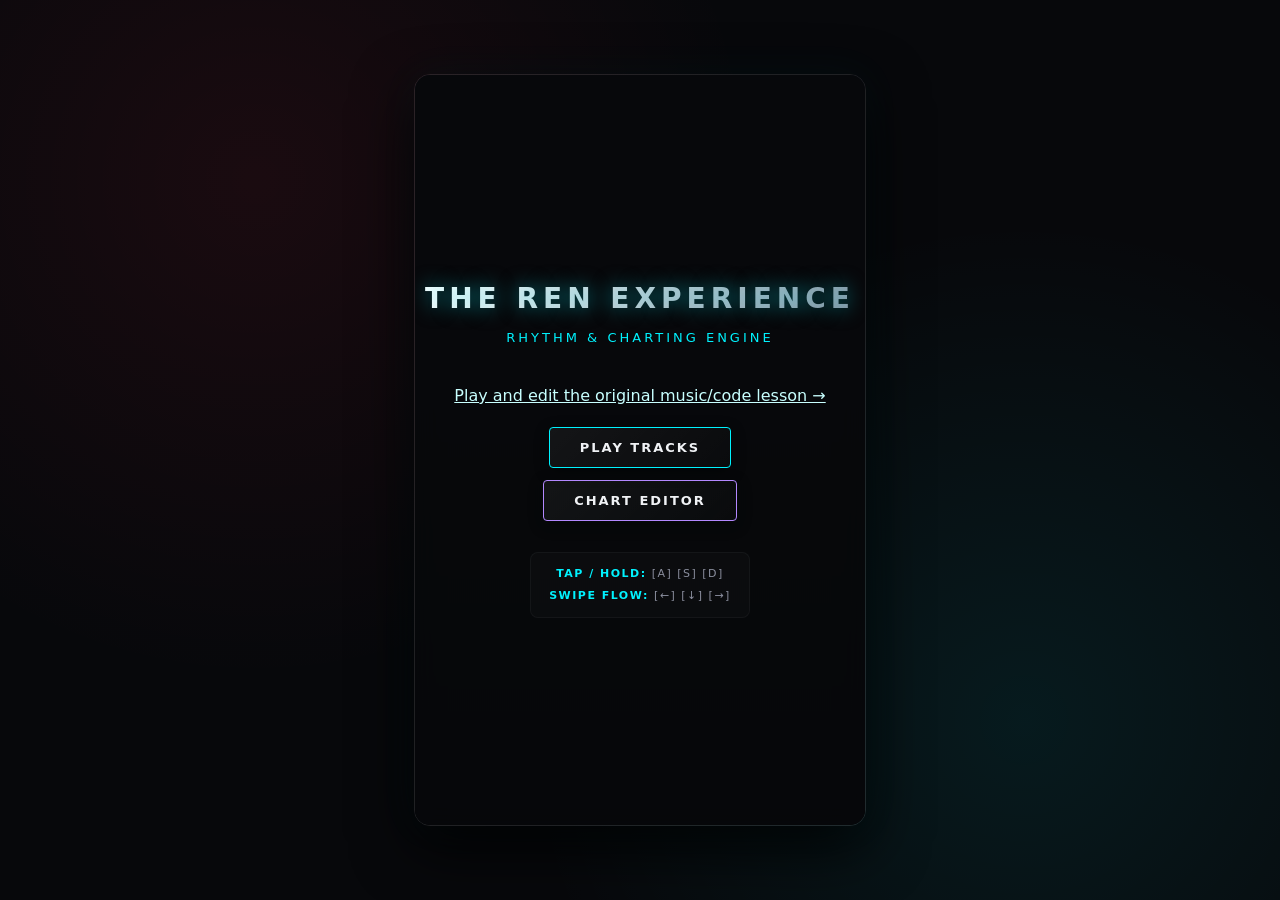
<file: index.html>
<!DOCTYPE html>
<html lang="en">
<head>
    <meta charset="UTF-8">
    <meta name="viewport" content="width=device-width, initial-scale=1.0">
    <title>The REN Experience - Engine & Chart Editor</title>
    
    
    
    
    
    
    <meta property="og:image:width" content="1280">
    <meta property="og:image:height" content="640">
    <meta property="og:image:alt" content="The REN Experience rhythm-game project artwork">
    
    
    <style>
        :root {
            --bg-dark: #07080b;
            --bg-panel: rgba(18, 20, 28, 0.85);
            --text-main: #f0f2f5;
            --text-muted: #8b8f9e;
            --accent-crimson: #ff2e4d;
            --accent-cyan: #00f2fe;
            --accent-purple: #b388ff;
            --accent-gold: #ffbe0b;
            --border-subtle: rgba(255, 255, 255, 0.1);
            --glow-crimson: rgba(255, 46, 77, 0.5);
            --glow-cyan: rgba(0, 242, 254, 0.5);
            --glow-gold: rgba(255, 190, 11, 0.5);
        }

        body {
            background-color: var(--bg-dark);
            background-image: 
                radial-gradient(circle at 20% 20%, rgba(255, 46, 77, 0.08) 0%, transparent 40%),
                radial-gradient(circle at 80% 80%, rgba(0, 242, 254, 0.08) 0%, transparent 40%);
            color: var(--text-main);
            font-family: 'Segoe UI', system-ui, -apple-system, sans-serif;
            text-align: center;
            margin: 0;
            padding: 0;
            overflow: hidden;
            user-select: none;
            display: flex;
            justify-content: center;
            align-items: center;
            min-height: 100vh;
        }

        #gameContainer {
            position: relative;
            width: min(450px, calc(100vw - 24px), calc((100vh - 24px) * 0.6));
            aspect-ratio: 3 / 5;
            height: auto;
            max-height: calc(100vh - 24px);
            border-radius: 16px;
            overflow: hidden;
            box-shadow: 0 20px 60px rgba(0, 0, 0, 0.9), 0 0 40px rgba(0, 242, 254, 0.05);
            border: 1px solid var(--border-subtle);
        }

        #gameCanvas {
            background: linear-gradient(180deg, #0d0f17 0%, #050608 100%);
            margin: 0 auto;
            display: block;
            width: 100%;
            height: 100%;
            touch-action: none;
        }
        
        .overlay {
            position: absolute;
            top: 0;
            left: 0;
            width: 100%;
            height: 100%;
            background: rgba(7, 8, 11, 0.88);
            backdrop-filter: blur(12px);
            -webkit-backdrop-filter: blur(12px);
            display: flex;
            flex-direction: column;
            justify-content: center;
            align-items: center;
            z-index: 10;
        }
        
        .hidden { display: none !important; }

        h1 { 
            color: var(--text-main); 
            font-size: 28px; 
            text-transform: uppercase; 
            letter-spacing: 5px;
            margin: 0 0 4px 0;
            font-weight: 900;
            text-shadow: 0 0 20px var(--glow-cyan);
            background: linear-gradient(135deg, #fff 0%, #8b8f9e 100%);
            -webkit-background-clip: text;
            -webkit-text-fill-color: transparent;
        }

        h2 { 
            color: var(--accent-cyan); 
            font-size: 13px; 
            margin-bottom: 25px; 
            font-weight: 500; 
            letter-spacing: 3px; 
            text-transform: uppercase;
        }

        .btn {
            background: linear-gradient(135deg, rgba(255,255,255,0.05) 0%, rgba(255,255,255,0.01) 100%);
            color: var(--text-main);
            border: 1px solid var(--accent-cyan);
            padding: 12px 30px;
            font-size: 13px;
            font-weight: 700;
            font-family: inherit;
            cursor: pointer;
            margin: 6px;
            text-transform: uppercase;
            letter-spacing: 2px;
            transition: all 0.25s cubic-bezier(0.4, 0, 0.2, 1);
            border-radius: 4px;
            box-shadow: 0 4px 15px rgba(0,0,0,0.3);
        }

        .btn:hover { 
            background: var(--accent-cyan); 
            color: var(--bg-dark); 
            box-shadow: 0 0 25px var(--glow-cyan);
            transform: translateY(-2px);
        }

        .btn.danger { border-color: var(--accent-crimson); }
        .btn.danger:hover { 
            background: var(--accent-crimson); 
            color: var(--text-main);
            box-shadow: 0 0 25px var(--glow-crimson);
        }

        .btn.purple { border-color: var(--accent-purple); }
        .btn.purple:hover { 
            background: var(--accent-purple); 
            color: var(--bg-dark);
            box-shadow: 0 0 25px rgba(179, 136, 255, 0.6);
        }

        .song-card {
            border: 1px solid var(--border-subtle);
            padding: 14px 18px;
            margin: 6px 0;
            cursor: pointer;
            width: 300px;
            background: var(--bg-panel);
            transition: all 0.25s ease;
            border-radius: 8px;
            text-align: left;
            display: flex;
            justify-content: space-between;
            align-items: center;
        }

        .song-card:hover { 
            border-color: var(--accent-cyan); 
            background: rgba(0, 242, 254, 0.08);
            transform: translateX(3px);
        }

        .song-card h3 { color: var(--text-main); margin: 0 0 4px 0; font-size: 15px; font-weight: 700; }
        .song-card p { margin: 0; color: var(--text-muted); font-size: 11px; letter-spacing: 1px; }

        #pauseBtn {
            position: absolute;
            top: 20px;
            right: 20px;
            z-index: 5;
            background: rgba(18, 20, 28, 0.6);
            border: 1px solid var(--border-subtle);
            color: var(--text-muted);
            padding: 6px 14px;
            cursor: pointer;
            font-family: inherit;
            font-size: 11px;
            letter-spacing: 1.5px;
            font-weight: 700;
            border-radius: 20px;
            backdrop-filter: blur(4px);
        }

        .controls { 
            color: var(--text-muted); 
            font-size: 11px; 
            margin-top: 25px; 
            line-height: 2; 
            letter-spacing: 1.5px;
            background: rgba(255, 255, 255, 0.02);
            padding: 10px 18px;
            border-radius: 8px;
            border: 1px solid rgba(255, 255, 255, 0.04);
        }

        .controls span { color: var(--accent-cyan); font-weight: 700; }

        #hud { 
            position: absolute; 
            top: 20px; 
            left: 20px; 
            pointer-events: none; 
            z-index: 4; 
            text-align: left; 
        }

        #scoreDisplay { font-size: 26px; color: var(--text-main); font-weight: 800; }
        #comboDisplay { font-size: 14px; color: var(--accent-gold); height: 20px; font-weight: 700; text-transform: uppercase; }

        /* Charting Editor HUD overlay */
        #editorOverlay {
            position: absolute;
            bottom: 10px;
            left: 10px;
            right: 10px;
            z-index: 20;
            background: var(--bg-panel);
            border: 1px solid var(--border-subtle);
            padding: 12px;
            border-radius: 8px;
            display: flex;
            flex-direction: column;
            gap: 8px;
            font-size: 12px;
        }

        .editor-row { display: flex; justify-content: space-between; align-items: center; }
        textarea#exportArea {
            width: 95%;
            height: 80px;
            background: #000;
            color: var(--accent-cyan);
            border: 1px solid var(--border-subtle);
            font-family: monospace;
            font-size: 10px;
            resize: none;
            margin-top: 5px;
        }
    </style>

<link rel="canonical" href="https://ibloud.github.io/ren-tap-tap-revenge/">
<meta name="description" content="A fan-made rhythm-game engine and chart editor concept inspired by Ren&#x27;s music.">
<meta property="og:title" content="The REN Experience - Engine &amp; Chart Editor">
<meta property="og:description" content="A fan-made rhythm-game engine and chart editor concept inspired by Ren&#x27;s music.">
<meta property="og:url" content="https://ibloud.github.io/ren-tap-tap-revenge/">
<meta property="og:type" content="website">
<meta property="og:site_name" content="The REN Experience">
<meta name="twitter:card" content="summary_large_image">
<meta name="twitter:title" content="The REN Experience - Engine &amp; Chart Editor">
<meta name="twitter:description" content="A fan-made rhythm-game engine and chart editor concept inspired by Ren&#x27;s music.">
<meta property="og:image" content="https://ibloud.github.io/ren-tap-tap-revenge/assets/social-preview.png">
<meta name="twitter:image" content="https://ibloud.github.io/ren-tap-tap-revenge/assets/social-preview.png">
<script type="application/ld+json">{"@context": "https://schema.org", "@type": "WebPage", "name": "The REN Experience - Engine & Chart Editor", "url": "https://ibloud.github.io/ren-tap-tap-revenge/", "description": "A fan-made rhythm-game engine and chart editor concept inspired by Ren's music."}</script>
</head>
<body>

    <div id="gameContainer">
        <div id="hud" class="hidden">
            <div id="scoreDisplay">0</div>
            <div id="comboDisplay"></div>
        </div>
        <button id="pauseBtn" class="hidden">PAUSE</button>

        <canvas id="gameCanvas" width="450" height="750"></canvas>

        <div id="mainMenu" class="overlay">
            <h1>The REN Experience</h1>
            <h2>Rhythm & Charting Engine</h2>
            <p><a href="lesson.html" style="color:#c8ffff">Play and edit the original music/code lesson →</a></p>
            <button class="btn" onclick="showSongSelect('play')">Play Tracks</button>
            <button class="btn purple" onclick="showSongSelect('edit')">Chart Editor</button>
            <div class="controls">
                <span>TAP / HOLD:</span> [A] [S] [D]<br>
                <span>SWIPE FLOW:</span> [←] [↓] [→]
            </div>
        </div>

        <div id="songSelect" class="overlay hidden">
            <h1 id="selectTitle">Select Track</h1>
            <h2 id="selectSubtitle">Choose Track to Play</h2>
            
            <div class="song-card" onclick="selectTrack('chalk')">
                <div>
                    <h3>Chalk Outlines</h3>
                    <p>ACOUSTIC / SLOW</p>
                </div>
                <button class="btn" style="padding: 6px 12px; font-size: 10px;">SELECT</button>
            </div>
            
            <div class="song-card" onclick="selectTrack('money')">
                <div>
                    <h3>Money Game Pt 2</h3>
                    <p>HIP-HOP / MID</p>
                </div>
                <button class="btn" style="padding: 6px 12px; font-size: 10px;">SELECT</button>
            </div>
            
            <button class="btn danger" style="margin-top: 20px;" onclick="showMainMenu()">Back</button>
        </div>

        <div id="pauseMenu" class="overlay hidden">
            <h1>Paused</h1>
            <h2>Take a Breath</h2>
            <button class="btn" onclick="resumeGame()">Resume</button>
            <button class="btn danger" onclick="quitToMenu()">Quit</button>
        </div>

        <div id="resultsMenu" class="overlay hidden">
            <h1>Track Complete</h1>
            <h2 id="resultsSongName"></h2>
            <div style="font-size: 11px; color: var(--text-muted); letter-spacing: 2px; margin-bottom: 4px;">FINAL SCORE</div>
            <h2 id="finalScore" style="color: var(--text-main); font-size: 36px; font-weight: 900; margin-bottom: 25px;">0</h2>
            <button class="btn" onclick="showSongSelect('play')">Play Again</button>
            <button class="btn danger" onclick="showMainMenu()">Main Menu</button>
        </div>

        <div id="editorOverlay" class="hidden">
            <div class="editor-row">
                <span>REC TYPE: <b id="noteTypeDisplay" style="color:var(--accent-cyan)">TAP</b></span>
                <span>TIME: <b id="editorTimer">0.00s</b></span>
            </div>
            <div class="editor-row">
                <button class="btn" style="padding:4px 8px; font-size:10px;" onclick="toggleEditorNoteType()">Type [T]</button>
                <button class="btn purple" style="padding:4px 8px; font-size:10px;" onclick="exportBeatmap()">Export JSON</button>
                <button class="btn danger" style="padding:4px 8px; font-size:10px;" onclick="quitToMenu()">Exit</button>
            </div>
            <textarea id="exportArea" readonly placeholder="Exported chart JSON will render here..."></textarea>
        </div>
    </div>

    <script>
        // --- Polyfill for roundRect to prevent browser crashes ---
        if (!CanvasRenderingContext2D.prototype.roundRect) {
            CanvasRenderingContext2D.prototype.roundRect = function(x, y, w, h, r) {
                if (w < 2 * r) r = w / 2;
                if (h < 2 * r) r = h / 2;
                this.beginPath();
                this.moveTo(x + r, y);
                this.arcTo(x + w, y, x + w, y + h, r);
                this.arcTo(x + w, y + h, x, y + h, r);
                this.arcTo(x, y + h, x, y, r);
                this.arcTo(x, y, x + w, y, r);
                this.closePath();
                return this;
            };
        }

        const canvas = document.getElementById('gameCanvas');
        const ctx = canvas.getContext('2d');
        
        const laneWidth = canvas.width / 3;
        const hitLineY = canvas.height - 110;
        const TRAVEL_TIME = 1.8; // Time in seconds for a note to fall from top to hit line

        // Built-in Deterministic Beatmaps (Time in Seconds)
        const songBeatmaps = {
            chalk: [
                { time: 3.0, lane: 0, type: 'tap' },
                { time: 3.8, lane: 1, type: 'tap' },
                { time: 4.5, lane: 2, type: 'hold', duration: 1.2 },
                { time: 6.2, lane: 0, type: 'swipe' },
                { time: 7.0, lane: 1, type: 'tap' },
                { time: 7.8, lane: 2, type: 'swipe' },
                { time: 8.5, lane: 1, type: 'hold', duration: 1.5 }
            ],
            money: [
                { time: 2.8, lane: 1, type: 'tap' },
                { time: 3.4, lane: 2, type: 'swipe' },
                { time: 4.0, lane: 0, type: 'tap' },
                { time: 4.8, lane: 1, type: 'hold', duration: 1.0 },
                { time: 6.0, lane: 2, type: 'swipe' }
            ]
        };

        // Engine State Variables
        let gameState = 'MENU';
        let targetMode = 'play';
        let activeSongKey = 'chalk';
        let score = 0;
        let combo = 0;
        let notes = [];
        let particles = [];
        let hitFeedbacks = [];
        let activeBeatmapQueue = [];
        let recordedChart = [];
        let recordNoteType = 'tap';
        let gameEnding = false;
        
        let currentSongName = "";
        let audioStartTime = 0;
        let pauseStartTime = 0;
        let totalPausedTime = 0;
        let screenShakeTimer = 0;

        // Audio Synthesizer
        let audioCtx = null;

        function initAudio() {
            if (!audioCtx) {
                audioCtx = new (window.AudioContext || window.webkitAudioContext)();
            }
        }

        function playHitSound() {
            if (!audioCtx) return;
            let osc = audioCtx.createOscillator();
            let gain = audioCtx.createGain();
            osc.connect(gain);
            gain.connect(audioCtx.destination);
            osc.frequency.value = 300 + Math.random() * 100;
            osc.type = 'triangle';
            gain.gain.setValueAtTime(0.1, audioCtx.currentTime);
            gain.gain.exponentialRampToValueAtTime(0.001, audioCtx.currentTime + 0.1);
            osc.start();
            osc.stop(audioCtx.currentTime + 0.1);
        }

        function getAudioTime() {
            if (gameState === 'PLAYING' || gameState === 'EDITING') {
                return (performance.now() - audioStartTime - totalPausedTime) / 1000;
            }
            return 0;
        }

        // Lanes Configuration
        const lanes = [
            { color: '#ff2e4d', glow: 'rgba(255, 46, 77, 0.4)', tapKey: 'a', swipeKey: 'arrowleft', keyPressed: false }, 
            { color: '#00f2fe', glow: 'rgba(0, 242, 254, 0.4)', tapKey: 's', swipeKey: 'arrowdown', keyPressed: false }, 
            { color: '#ffbe0b', glow: 'rgba(255, 190, 11, 0.4)', tapKey: 'd', swipeKey: 'arrowright', keyPressed: false }
        ];

        const laneXPositions = [0, laneWidth, laneWidth * 2];

        function triggerScreenShake(duration = 8) {
            screenShakeTimer = duration;
        }

        function createParticles(x, y, color) {
            for (let i = 0; i < 10; i++) {
                particles.push({
                    x: x, y: y,
                    vx: (Math.random() - 0.5) * 8,
                    vy: (Math.random() - 0.5) * 8,
                    radius: Math.random() * 3 + 2,
                    color: color, alpha: 1,
                    life: 0.9 + Math.random() * 0.05
                });
            }
        }

        function triggerHitFeedback(text, laneIndex, color) {
            hitFeedbacks.push({
                text: text,
                x: laneXPositions[laneIndex] + laneWidth / 2,
                y: hitLineY - 20,
                alpha: 1,
                color: color
            });
        }

        // Beatmap Spawning Engine
        function updateBeatmapSpawner(currentTimeSeconds) {
            while (activeBeatmapQueue.length > 0 && activeBeatmapQueue[0].time <= currentTimeSeconds + TRAVEL_TIME) {
                let noteData = activeBeatmapQueue.shift();
                notes.push({
                    lane: noteData.lane,
                    x: laneXPositions[noteData.lane],
                    hitTime: noteData.time, // Exact time it should be hit
                    width: laneWidth,
                    height: 24,
                    type: noteData.type,
                    hit: false,
                    missed: false,
                    holding: false,
                    holdStarted: false,
                    duration: noteData.duration ? noteData.duration : 0
                });
            }
        }

        // Flow Navigation
        function showMainMenu() {
            hideAllOverlays();
            document.getElementById('mainMenu').classList.remove('hidden');
            gameState = 'MENU';
        }
        
        function showSongSelect(mode) {
            targetMode = mode;
            hideAllOverlays();
            document.getElementById('songSelect').classList.remove('hidden');
            document.getElementById('selectTitle').innerText = mode === 'edit' ? "Chart Editor" : "Select Track";
            document.getElementById('selectSubtitle').innerText = mode === 'edit' ? "Choose Track to Chart" : "Choose Track to Play";
            gameState = 'MENU';
        }

        function selectTrack(key) {
            initAudio();
            activeSongKey = key;
            currentSongName = key === 'chalk' ? 'Chalk Outlines' : 'Money Game Pt 2';
            
            if (targetMode === 'edit') {
                startChartEditor();
            } else {
                startPlayGame();
            }
        }
        
        function startPlayGame() {
            score = 0;
            combo = 0;
            notes = [];
            particles = [];
            hitFeedbacks = [];
            gameEnding = false;
            totalPausedTime = 0;
            activeBeatmapQueue = JSON.parse(JSON.stringify(songBeatmaps[activeSongKey]));
            
            hideAllOverlays();
            document.getElementById('hud').classList.remove('hidden');
            document.getElementById('pauseBtn').classList.remove('hidden');
            
            audioStartTime = performance.now();
            gameState = 'PLAYING';
            updateUI();
        }

        function startChartEditor() {
            notes = [];
            recordedChart = [];
            totalPausedTime = 0;
            hideAllOverlays();
            document.getElementById('editorOverlay').classList.remove('hidden');
            
            audioStartTime = performance.now();
            gameState = 'EDITING';
        }

        function toggleEditorNoteType() {
            const types = ['tap', 'hold', 'swipe'];
            let idx = (types.indexOf(recordNoteType) + 1) % types.length;
            recordNoteType = types[idx];
            document.getElementById('noteTypeDisplay').innerText = recordNoteType.toUpperCase();
        }

        function recordEditorNote(laneIndex) {
            if (gameState !== 'EDITING') return;
            let timeStamp = parseFloat(getAudioTime().toFixed(2));
            let noteObj = { time: timeStamp, lane: laneIndex, type: recordNoteType };
            if (recordNoteType === 'hold') noteObj.duration = 1.0;
            
            recordedChart.push(noteObj);
            triggerHitFeedback('RECORDED', laneIndex, '#b388ff');
            createParticles(laneXPositions[laneIndex] + laneWidth / 2, hitLineY, '#b388ff');
            playHitSound();
        }

        function exportBeatmap() {
            let jsonString = JSON.stringify(recordedChart, null, 2);
            document.getElementById('exportArea').value = jsonString;
        }
        
        function pauseGame() {
            if (gameState !== 'PLAYING') return;
            gameState = 'PAUSED';
            pauseStartTime = performance.now();
            hideAllOverlays();
            document.getElementById('pauseMenu').classList.remove('hidden');
        }
        
        function resumeGame() {
            if (gameState !== 'PAUSED') return;
            totalPausedTime += performance.now() - pauseStartTime;
            gameState = 'PLAYING';
            hideAllOverlays();
        }
        
        function quitToMenu() {
            gameState = 'MENU';
            document.getElementById('hud').classList.add('hidden');
            document.getElementById('pauseBtn').classList.add('hidden');
            document.getElementById('editorOverlay').classList.add('hidden');
            showSongSelect(targetMode);
        }
        
        function endGame() {
            gameState = 'MENU';
            gameEnding = false;
            document.getElementById('hud').classList.add('hidden');
            document.getElementById('pauseBtn').classList.add('hidden');
            document.getElementById('resultsSongName').innerText = currentSongName;
            document.getElementById('finalScore').innerText = score.toLocaleString();
            hideAllOverlays();
            document.getElementById('resultsMenu').classList.remove('hidden');
        }

        function hideAllOverlays() {
            document.querySelectorAll('.overlay').forEach(el => el.classList.add('hidden'));
            document.getElementById('editorOverlay').classList.add('hidden');
        }

        document.getElementById('pauseBtn').addEventListener('click', pauseGame);

        // Pointer/touch controls. The playfield maps directly to the three lanes,
        // while a horizontal swipe can trigger the adjacent lane's swipe note.
        let pointerStart = null;
        function getLaneFromPointer(event) {
            const rect = canvas.getBoundingClientRect();
            const x = event.clientX - rect.left;
            return Math.max(0, Math.min(lanes.length - 1, Math.floor((x / rect.width) * lanes.length)));
        }
        canvas.addEventListener('pointerdown', (event) => {
            if (gameState !== 'PLAYING') return;
            event.preventDefault();
            canvas.setPointerCapture?.(event.pointerId);
            pointerStart = { x: event.clientX, y: event.clientY, lane: getLaneFromPointer(event) };
            lanes[pointerStart.lane].keyPressed = true;
            checkHit(pointerStart.lane, 'tap');
        });
        canvas.addEventListener('pointerup', (event) => {
            if (gameState !== 'PLAYING' || !pointerStart) return;
            event.preventDefault();
            const start = pointerStart;
            const endLane = getLaneFromPointer(event);
            const dx = event.clientX - start.x;
            const dy = event.clientY - start.y;
            const distance = Math.hypot(dx, dy);
            lanes[start.lane].keyPressed = false;
            if (distance >= 24) {
                const swipeLane = Math.abs(dx) >= Math.abs(dy)
                    ? Math.max(0, Math.min(lanes.length - 1, start.lane + (dx > 0 ? 1 : -1)))
                    : endLane;
                checkHit(swipeLane, 'swipe');
            }
            pointerStart = null;
        });
        canvas.addEventListener('pointercancel', () => {
            if (pointerStart) lanes[pointerStart.lane].keyPressed = false;
            pointerStart = null;
        });

        // Controls & Input Listener
        document.addEventListener('keydown', (e) => {
            let key = e.key.toLowerCase();

            if (gameState === 'EDITING') {
                if (key === 't') toggleEditorNoteType();
                if (key === 'a') recordEditorNote(0);
                if (key === 's') recordEditorNote(1);
                if (key === 'd') recordEditorNote(2);
                return;
            }

            if (gameState !== 'PLAYING') return;
            
            for (let i = 0; i < lanes.length; i++) {
                if (key === lanes[i].tapKey && !lanes[i].keyPressed) {
                    lanes[i].keyPressed = true;
                    checkHit(i, 'tap');
                }
                if (key === lanes[i].swipeKey) {
                    checkHit(i, 'swipe');
                }
            }
            if (e.key === 'Escape') pauseGame();
        });

        document.addEventListener('keyup', (e) => {
            let key = e.key.toLowerCase();
            for (let i = 0; i < lanes.length; i++) {
                if (key === lanes[i].tapKey) {
                    lanes[i].keyPressed = false;
                    for (let n of notes) {
                        if (n.lane === i && n.type === 'hold' && n.holding) {
                            let tailEndHitTime = n.hitTime + n.duration;
                            const releaseTime = getAudioTime();
                            // Tail completion wins at the boundary; only an early release misses.
                            if (releaseTime < tailEndHitTime) {
                                n.missed = true;
                                combo = 0;
                                triggerHitFeedback('MISS', i, '#ff2e4d');
                                triggerScreenShake(10);
                                updateUI();
                            } else if (!n.hit) {
                                n.hit = true;
                                registerHit(i, 0);
                            }
                            n.holding = false;
                        }
                    }
                }
            }
        });

        function checkHit(laneIndex, inputType) {
            let currentTime = getAudioTime();
            for (let i = 0; i < notes.length; i++) {
                let n = notes[i];
                if (n.lane === laneIndex && !n.hit && !n.missed) {
                    // Check if we are tapping within 0.5 seconds of the target hit time
                    let timeDiff = Math.abs(currentTime - n.hitTime);
                    if (timeDiff < 0.5) {
                        if (inputType === 'tap' && (n.type === 'tap' || n.type === 'hold')) {
                            if (n.type === 'hold') {
                                if (n.holding || n.holdStarted) return;
                                n.holding = true;
                                n.holdStarted = true;
                                playHitSound();
                            } else {
                                n.hit = true;
                                registerHit(laneIndex, timeDiff);
                            }
                            return;
                        }
                        if (inputType === 'swipe' && n.type === 'swipe') {
                            n.hit = true;
                            registerHit(laneIndex, timeDiff);
                            return;
                        }
                    }
                }
            }
        }

        function registerHit(laneIndex, timeDiff) {
            let evalText = 'PERFECT';
            let color = '#00f2fe';
            let baseScore = 100;

            if (timeDiff > 0.2) {
                evalText = 'GREAT';
                color = '#ffbe0b';
                baseScore = 50;
            }

            createParticles(laneXPositions[laneIndex] + laneWidth / 2, hitLineY, lanes[laneIndex].color);
            triggerHitFeedback(evalText, laneIndex, color);
            addScore(baseScore);
            playHitSound();
        }

        function addScore(points = 100) {
            combo++;
            score += points * (1 + Math.floor(combo / 10) * 0.5);
            updateUI();
        }

        function updateUI() {
            document.getElementById('scoreDisplay').innerText = score.toLocaleString();
            document.getElementById('comboDisplay').innerText = combo > 1 ? combo + " COMBO" : "";
        }

        // Master Game & Rendering Loop
        function update() {
            let currentTime = getAudioTime();

            if (gameState === 'EDITING') {
                document.getElementById('editorTimer').innerText = currentTime.toFixed(2) + "s";
            }

            if (gameState === 'PLAYING') {
                updateBeatmapSpawner(currentTime);
                if (activeBeatmapQueue.length === 0 && notes.length === 0 && !gameEnding) {
                    gameEnding = true;
                    setTimeout(endGame, 1000);
                }
            }

            ctx.clearRect(0, 0, canvas.width, canvas.height);

            // Apply Screen Shake Matrix
            ctx.save();
            if (screenShakeTimer > 0) {
                let dx = (Math.random() - 0.5) * 8;
                let dy = (Math.random() - 0.5) * 8;
                ctx.translate(dx, dy);
                screenShakeTimer--;
            }

            // Draw Lanes & Target Tracks
            for (let i = 0; i < lanes.length; i++) {
                let x = laneXPositions[i];

                ctx.strokeStyle = 'rgba(255, 255, 255, 0.05)';
                ctx.lineWidth = 1;
                ctx.beginPath();
                ctx.moveTo(x, 0); ctx.lineTo(x, canvas.height);
                ctx.stroke();

                if (lanes[i].keyPressed) {
                    let grad = ctx.createLinearGradient(0, hitLineY - 150, 0, hitLineY + 50);
                    grad.addColorStop(0, 'transparent');
                    grad.addColorStop(1, lanes[i].glow);
                    ctx.fillStyle = grad;
                    ctx.fillRect(x, hitLineY - 150, laneWidth, 200);
                }

                ctx.beginPath();
                ctx.arc(x + laneWidth / 2, hitLineY, 26, 0, 2 * Math.PI);
                ctx.lineWidth = lanes[i].keyPressed ? 4 : 2;
                ctx.strokeStyle = lanes[i].keyPressed ? lanes[i].color : 'rgba(255, 255, 255, 0.2)';
                ctx.stroke();
            }

            // Hit Target Line
            ctx.strokeStyle = 'rgba(255, 255, 255, 0.15)';
            ctx.lineWidth = 2;
            ctx.beginPath();
            ctx.moveTo(0, hitLineY); ctx.lineTo(canvas.width, hitLineY);
            ctx.stroke();

            // Notes Processing Loop
            for (let i = notes.length - 1; i >= 0; i--) {
                let n = notes[i];
                
                // Calculate exact Y position based on Song Time (Framerate Independent!)
                let timeUntilHit = n.hitTime - currentTime;
                n.y = hitLineY - (timeUntilHit / TRAVEL_TIME) * (hitLineY + 40);

                let currentLane = lanes[n.lane];
                let currentX = laneXPositions[n.lane];

                // Hold Note Logic
                if (n.holding) {
                    let tailEndHitTime = n.hitTime + n.duration;
                    if (currentTime >= tailEndHitTime) {
                        n.hit = true;
                        n.holding = false;
                        registerHit(n.lane, 0);
                    } else {
                        if (Math.random() > 0.7) {
                            createParticles(currentX + laneWidth / 2, hitLineY, currentLane.color);
                        }
                    }
                }

                if (!n.hit && !n.missed) {
                    ctx.shadowColor = currentLane.color;
                    ctx.shadowBlur = 10;

                    if (n.type === 'tap') {
                        ctx.fillStyle = currentLane.color;
                        ctx.beginPath();
                        ctx.roundRect(currentX + 18, n.y, n.width - 36, n.height, 12);
                        ctx.fill();
                    } 
                    else if (n.type === 'swipe') {
                        ctx.fillStyle = '#b388ff';
                        let cx = currentX + laneWidth / 2;
                        let cy = n.y + n.height / 2;
                        ctx.beginPath();
                        ctx.moveTo(cx - 25, cy);
                        ctx.lineTo(cx + 5, cy - 10);
                        ctx.lineTo(cx + 5, cy + 10);
                        ctx.closePath();
                        ctx.fill();
                    } 
                    else if (n.type === 'hold') {
                        let tailEndHitTime = n.hitTime + n.duration;
                        let tailY = hitLineY - ((tailEndHitTime - currentTime) / TRAVEL_TIME) * (hitLineY + 40);
                        
                        let tailHeight = n.y - tailY;
                        if (tailHeight > 0) {
                            let trailGrad = ctx.createLinearGradient(0, tailY, 0, n.y);
                            trailGrad.addColorStop(0, 'transparent');
                            trailGrad.addColorStop(1, currentLane.color + '66');
                            ctx.fillStyle = trailGrad;
                            ctx.fillRect(currentX + 28, tailY, n.width - 56, tailHeight);
                        }

                        ctx.fillStyle = currentLane.color;
                        ctx.beginPath();
                        ctx.roundRect(currentX + 18, n.y, n.width - 36, n.height, 12);
                        ctx.fill();
                    }
                    ctx.shadowBlur = 0;
                }

                // Miss Bounds
                if (n.y > canvas.height + 20 && !n.hit && !n.missed) {
                    n.missed = true;
                    combo = 0;
                    triggerHitFeedback('MISS', n.lane, '#ff2e4d');
                    triggerScreenShake(10);
                    updateUI();
                }

                if (n.hit || n.missed) {
                    notes.splice(i, 1);
                }
            }

            // Render Particle Engine
            for (let i = particles.length - 1; i >= 0; i--) {
                let p = particles[i];
                p.x += p.vx; p.y += p.vy; p.alpha *= p.life;
                ctx.save();
                ctx.globalAlpha = p.alpha;
                ctx.fillStyle = p.color;
                ctx.beginPath();
                ctx.arc(p.x, p.y, p.radius, 0, Math.PI * 2);
                ctx.fill();
                ctx.restore();
                if (p.alpha < 0.05) particles.splice(i, 1);
            }

            // Render Text Feedbacks
            for (let i = hitFeedbacks.length - 1; i >= 0; i--) {
                let h = hitFeedbacks[i];
                h.y -= 1; h.alpha -= 0.03;
                ctx.save();
                ctx.globalAlpha = Math.max(0, h.alpha);
                ctx.font = '900 15px system-ui';
                ctx.fillStyle = h.color;
                ctx.textAlign = 'center';
                ctx.fillText(h.text, h.x, h.y);
                ctx.restore();
                if (h.alpha <= 0) hitFeedbacks.splice(i, 1);
            }

            ctx.restore();
        }

        function gameLoop() {
            if (gameState === 'PLAYING' || gameState === 'EDITING') {
                update();
            }
            requestAnimationFrame(gameLoop);
        }

        // Launch Engine
        showMainMenu();
        requestAnimationFrame(gameLoop);
    </script>
</body>
</html>
</file>
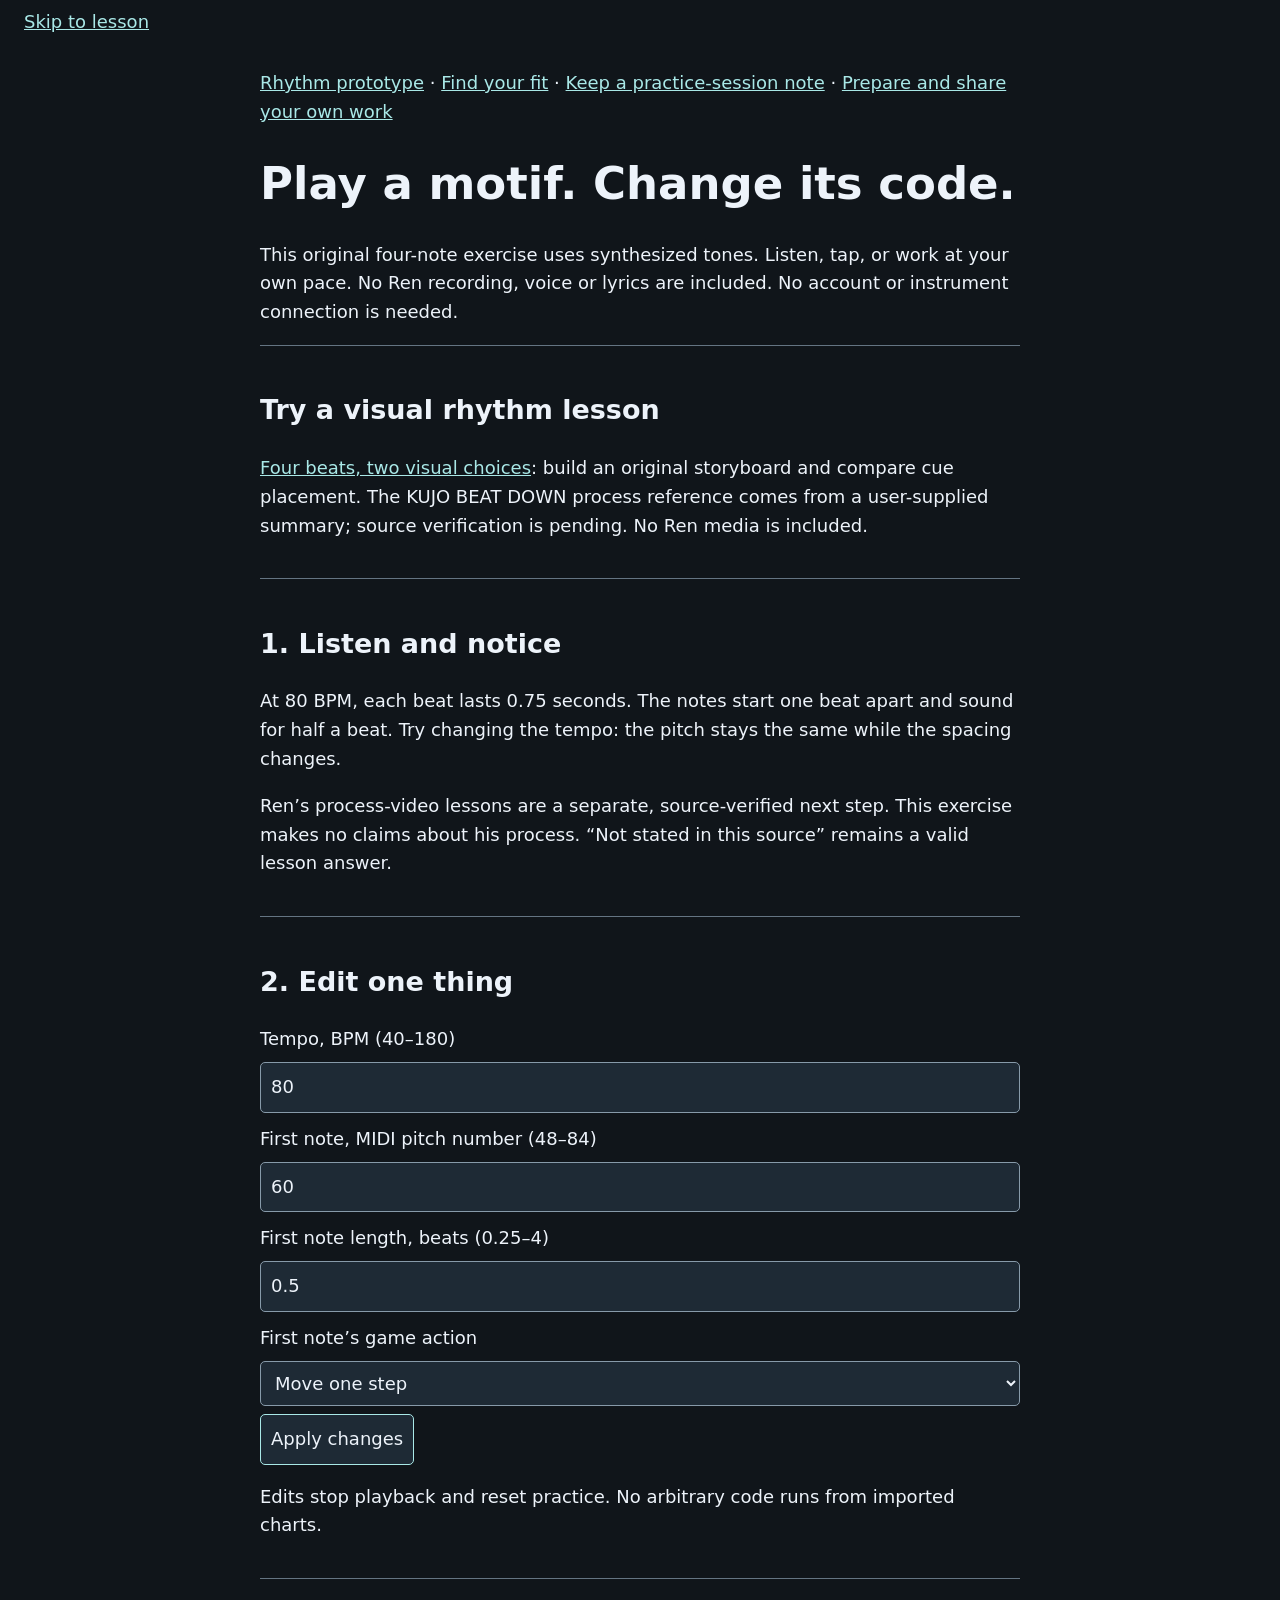
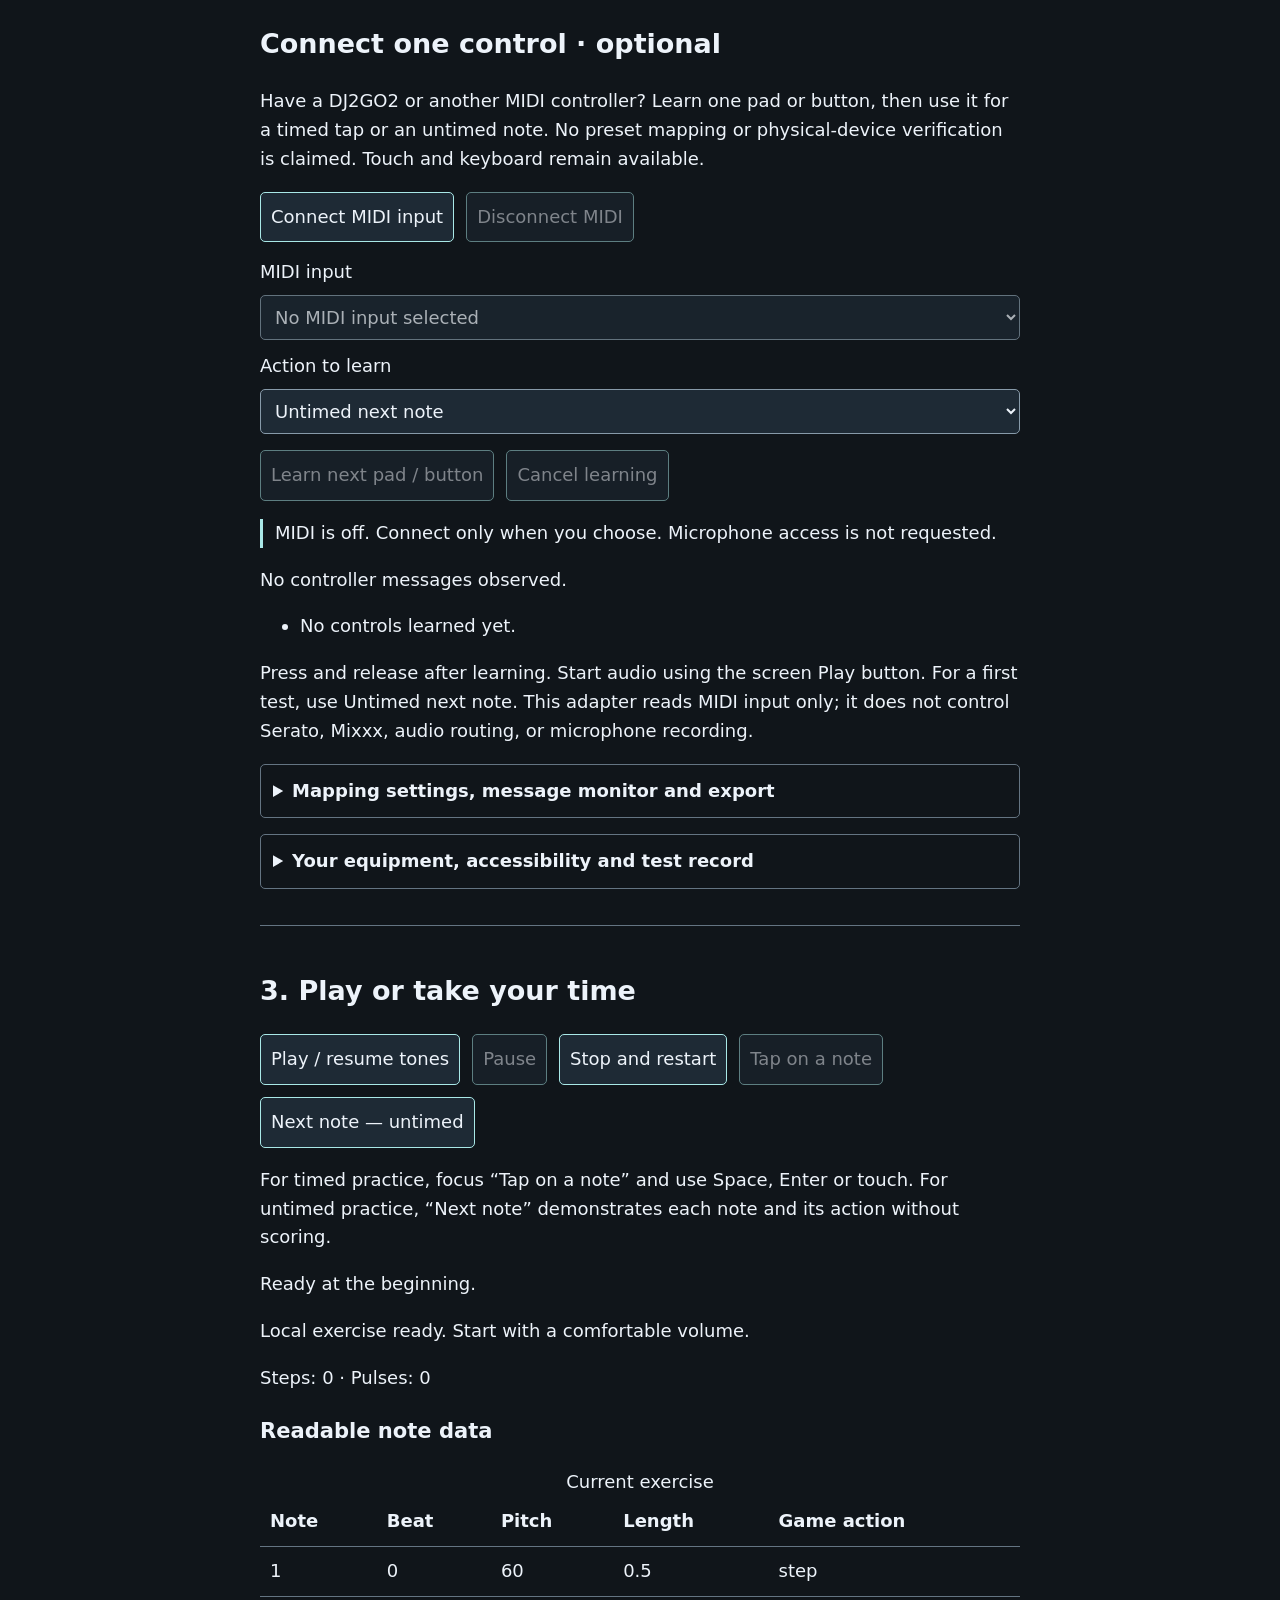
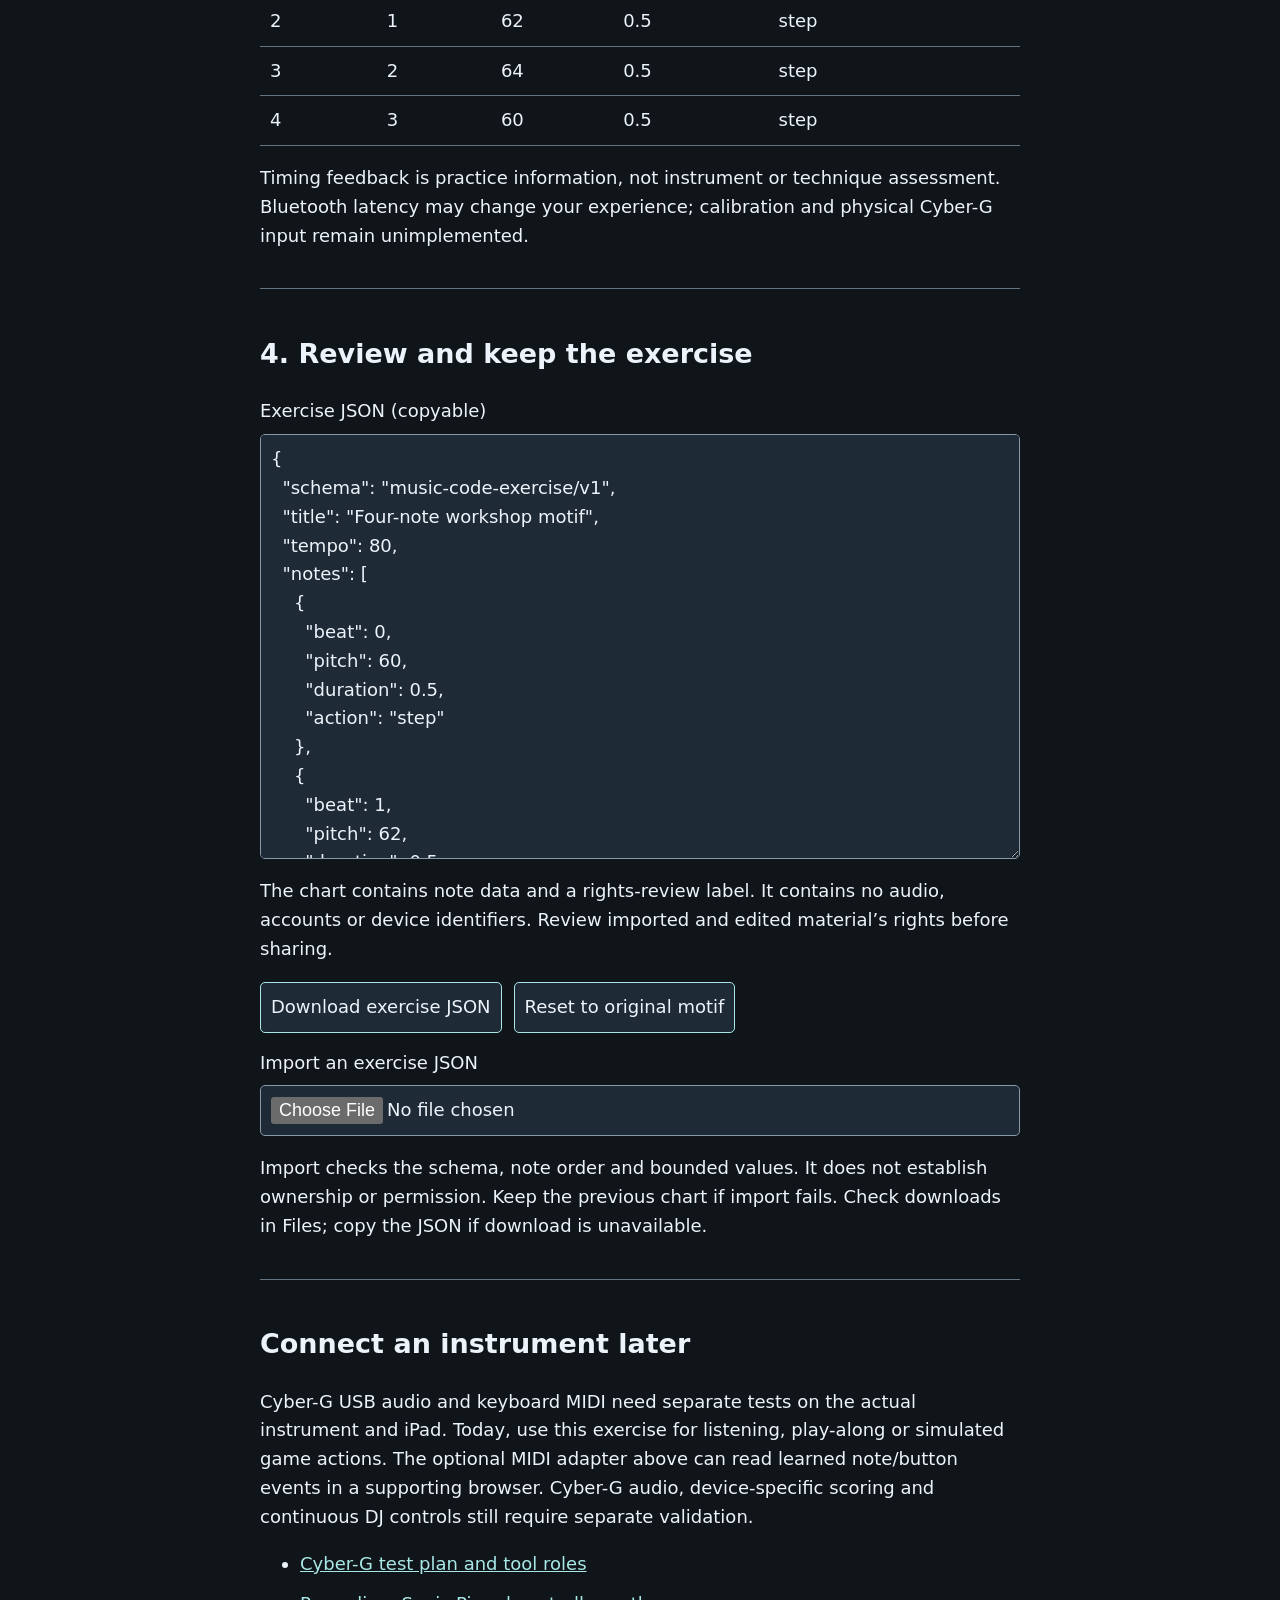
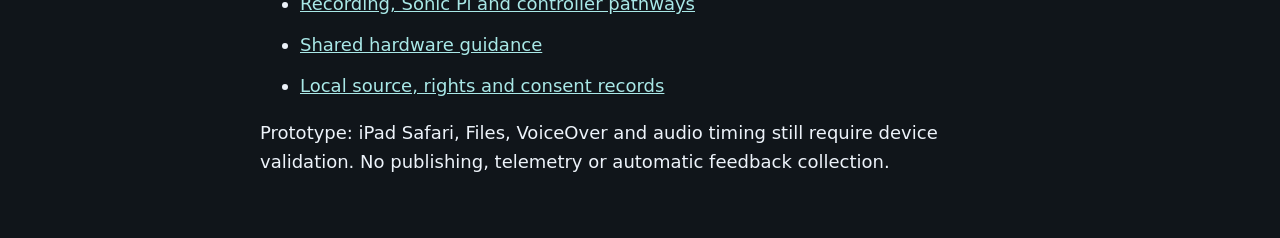
<file: lesson.html>
<!doctype html><html lang="en"><head><meta charset="utf-8"><meta name="viewport" content="width=device-width,initial-scale=1"><title>Music, code and games — original exercise</title><link rel="stylesheet" href="lesson.css">
<link rel="canonical" href="https://ibloud.github.io/ren-tap-tap-revenge/lesson.html">
<meta name="description" content="This original four-note exercise uses synthesized tones. Listen, tap, or work at your own pace. No Ren recording, voice or lyrics are included. No account or instrument connection is needed.">
<meta property="og:title" content="Music, code and games — original exercise">
<meta property="og:description" content="This original four-note exercise uses synthesized tones. Listen, tap, or work at your own pace. No Ren recording, voice or lyrics are included. No account or instrument connection is needed.">
<meta property="og:url" content="https://ibloud.github.io/ren-tap-tap-revenge/lesson.html">
<meta property="og:type" content="website">
<meta property="og:site_name" content="The REN Experience">
<meta name="twitter:card" content="summary">
<meta name="twitter:title" content="Music, code and games — original exercise">
<meta name="twitter:description" content="This original four-note exercise uses synthesized tones. Listen, tap, or work at your own pace. No Ren recording, voice or lyrics are included. No account or instrument connection is needed.">
<script type="application/ld+json">{"@context": "https://schema.org", "@type": "WebPage", "name": "Music, code and games — original exercise", "url": "https://ibloud.github.io/ren-tap-tap-revenge/lesson.html", "description": "This original four-note exercise uses synthesized tones. Listen, tap, or work at your own pace. No Ren recording, voice or lyrics are included. No account or instrument connection is needed."}</script>
<script type="application/ld+json" id="site-breadcrumbs">{"@context":"https://schema.org","@type":"BreadcrumbList","itemListElement":[{"@type":"ListItem","position":1,"name":"The REN Experience","item":"https://ibloud.github.io/ren-tap-tap-revenge/"},{"@type":"ListItem","position":2,"name":"Music, code and games","item":"https://ibloud.github.io/ren-tap-tap-revenge/lesson.html"}]}</script>
</head><body>
<a href="#lesson">Skip to lesson</a><main id="lesson"><nav aria-label="Learning navigation"><a href="index.html">Rhythm prototype</a> · <a href="https://ibloud.github.io/tarantula-clone-hero/">Find your fit</a> · <a href="https://ibloud.github.io/pixie-creator-os/session.html">Keep a practice-session note</a> · <a href="https://ibloud.github.io/pixie-creator-os/">Prepare and share your own work</a></nav>
<h1>Play a motif. Change its code.</h1><p>This original four-note exercise uses synthesized tones. Listen, tap, or work at your own pace. No Ren recording, voice or lyrics are included. No account or instrument connection is needed.</p>
<section id="visual-study"><h2>Try a visual rhythm lesson</h2><p><a href="visual-lesson.html">Four beats, two visual choices</a>: build an original storyboard and compare cue placement. The KUJO BEAT DOWN process reference comes from a user-supplied summary; source verification is pending. No Ren media is included.</p></section>
<section><h2>1. Listen and notice</h2><p>At 80 BPM, each beat lasts 0.75 seconds. The notes start one beat apart and sound for half a beat. Try changing the tempo: the pitch stays the same while the spacing changes.</p><p>Ren’s process-video lessons are a separate, source-verified next step. This exercise makes no claims about his process. “Not stated in this source” remains a valid lesson answer.</p></section>
<section><h2>2. Edit one thing</h2><form id="edit"><label for="tempo">Tempo, BPM (40–180)</label><input id="tempo" type="number" min="40" max="180" value="80" required><label for="pitch">First note, MIDI pitch number (48–84)</label><input id="pitch" type="number" min="48" max="84" value="60" step="1" required><label for="duration">First note length, beats (0.25–4)</label><input id="duration" type="number" min="0.25" max="4" step="0.25" value="0.5" required><label for="action">First note’s game action</label><select id="action"><option value="step">Move one step</option><option value="pulse">Count a pulse</option></select><button type="submit">Apply changes</button></form><p>Edits stop playback and reset practice. No arbitrary code runs from imported charts.</p></section>
<section id="controller" aria-labelledby="controller-heading"><h2 id="controller-heading">Connect one control · optional</h2><p>Have a DJ2GO2 or another MIDI controller? Learn one pad or button, then use it for a timed tap or an untimed note. No preset mapping or physical-device verification is claimed. Touch and keyboard remain available.</p><div class="actions"><button id="midi-connect" type="button">Connect MIDI input</button><button id="midi-disconnect" type="button" disabled>Disconnect MIDI</button></div><label for="midi-input">MIDI input</label><select id="midi-input" disabled><option value="">No MIDI input selected</option></select><label for="midi-action">Action to learn</label><select id="midi-action"><option value="next">Untimed next note</option><option value="tap">Timed tap</option></select><div class="actions"><button id="midi-learn" type="button" disabled>Learn next pad / button</button><button id="midi-cancel" type="button" disabled>Cancel learning</button></div><p id="midi-status" role="status" aria-live="polite">MIDI is off. Connect only when you choose. Microphone access is not requested.</p><p id="midi-last">No controller messages observed.</p><ul id="midi-bindings"></ul><p>Press and release after learning. Start audio using the screen Play button. For a first test, use Untimed next note. This adapter reads MIDI input only; it does not control Serato, Mixxx, audio routing, or microphone recording.</p>
<details><summary>Mapping settings, message monitor and export</summary><label for="midi-threshold">CC press threshold, 1–127 (default 64)</label><input id="midi-threshold" type="number" min="1" max="127" step="1" value="64"><p>For button-style CC messages, crossing this threshold counts as a press; dropping below it releases. Notes use Note On/Off. Jog-wheel relative values and continuous fader control require their own future mappings.</p><ol id="midi-events" aria-label="Last eight input messages"></ol><div class="actions"><button id="midi-clear" type="button">Clear mappings</button><button id="midi-export" type="button">Download mapping JSON</button></div><label for="midi-import">Import a mapping JSON</label><input id="midi-import" type="file" accept=".json,application/json"><p>Mappings stay in this tab until you export. Import replaces mappings only after validation. No device names, IDs, recordings or credentials are included in the mapping.</p></details>
<details><summary>Your equipment, accessibility and test record</summary><p>DJ2GO2: game input. Tula: record your own voice or instrument in a chosen recording app, then export an audio file. Shure 215: listening/monitoring; verify whether your cable is wired or wireless. AirPods Pro 3: optional wireless listening, with its Apple accessibility settings kept under your control.</p><p>For AirPods, check Headphone Accommodations under Settings → Accessibility → Audio &amp; Visual, headphone audio levels, Mono Audio/balance, and your preferred listening mode. Apple also offers AirPods press speed, press-and-hold duration and tone-volume adjustments; stem controls are not game inputs here. Apple’s Hearing Assistance/Media Assist settings can override Headphone Accommodations; consult the linked Apple guide for your OS. Live Listen is an optional Apple microphone route, not a Tula or game integration. No hearing profile, audiogram, sensor or health data is read here.</p><p><a href="https://support.apple.com/en-us/102663">Apple headphone audio settings</a> · <a href="https://support.apple.com/en-us/102479">Live Listen and audio levels</a> · <a href="https://github.com/ibloud/tarantula-clone-hero/blob/main/docs/CONTROLLER-LAB.md">Equipment and physical-device test guide</a></p><p>Keep the listening route consistent within a timed test. Bluetooth, audio processing and device switching can affect what you hear; this exercise has no automatic latency correction. Untimed practice is always available.</p><label for="output-route">Listening route used in this test (manual)</label><select id="output-route"><option value="not-recorded">Not recorded</option><option value="shure-wired">Shure wired connection</option><option value="shure-wireless">Shure wireless connection</option><option value="airpods-pro-3">AirPods Pro 3</option><option value="speakers">Speakers</option><option value="other">Other</option></select><label for="physical-result">Physical test result (reported by you)</label><select id="physical-result"><option value="not-tested">Not tested</option><option value="observed-input">Input messages observed</option><option value="untimed-action-worked">Untimed action worked</option><option value="timed-action-worked">Timed action worked</option><option value="needs-investigation">Needs investigation</option></select><label for="midi-notes">Test notes, optional (1000 characters)</label><textarea id="midi-notes" rows="3" maxlength="1000" placeholder="Host/OS/browser, pad mode, press/release values, and next test. Leave personal or hearing-health information out."></textarea><label for="midi-report">Exact test record preview</label><textarea id="midi-report" readonly rows="9"></textarea><button id="midi-test-export" type="button">Download this test record</button><p>This is a manual test record, not hardware certification. Review the preview before sharing. No automatic save or upload occurs.</p><p><a href="https://ibloud.github.io/pixie-creator-os/session.html#equipment-practice" target="_blank" rel="noopener noreferrer">Keep your next step in Creator OS</a>. Select a Tula recording separately in Creator OS; JSON test records are not audio files or PIXIE draft files.</p></details></section>
<section><h2>3. Play or take your time</h2><div class="actions"><button id="play" type="button">Play / resume tones</button><button id="pause" type="button" disabled>Pause</button><button id="stop" type="button">Stop and restart</button><button id="tap" type="button" disabled>Tap on a note</button><button id="next" type="button">Next note — untimed</button></div><p>For timed practice, focus “Tap on a note” and use Space, Enter or touch. For untimed practice, “Next note” demonstrates each note and its action without scoring.</p><p id="position">Ready at the beginning.</p><p id="status" role="status">Local exercise ready. Start with a comfortable volume.</p><p id="game-state">Steps: 0 · Pulses: 0</p><h3>Readable note data</h3><div class="table-wrap"><table><caption>Current exercise</caption><thead><tr><th>Note</th><th>Beat</th><th>Pitch</th><th>Length</th><th>Game action</th></tr></thead><tbody id="notes"></tbody></table></div><p>Timing feedback is practice information, not instrument or technique assessment. Bluetooth latency may change your experience; calibration and physical Cyber-G input remain unimplemented.</p></section>
<section><h2>4. Review and keep the exercise</h2><label for="chart">Exercise JSON (copyable)</label><textarea id="chart" readonly rows="14"></textarea><p>The chart contains note data and a rights-review label. It contains no audio, accounts or device identifiers. Review imported and edited material’s rights before sharing.</p><div class="actions"><button id="export" type="button">Download exercise JSON</button><button id="reset" type="button">Reset to original motif</button></div><label for="import">Import an exercise JSON</label><input id="import" type="file" accept=".json,application/json"><p>Import checks the schema, note order and bounded values. It does not establish ownership or permission. Keep the previous chart if import fails. Check downloads in Files; copy the JSON if download is unavailable.</p></section>
<section><h2>Connect an instrument later</h2><p>Cyber-G USB audio and keyboard MIDI need separate tests on the actual instrument and iPad. Today, use this exercise for listening, play-along or simulated game actions. The optional MIDI adapter above can read learned note/button events in a supporting browser. Cyber-G audio, device-specific scoring and continuous DJ controls still require separate validation.</p><ul><li><a href="https://github.com/ibloud/ren-tap-tap-revenge/blob/main/docs/CYBER_G_LEARNING_LAB.md">Cyber-G test plan and tool roles</a></li><li><a href="https://github.com/ibloud/tarantula-clone-hero/blob/main/docs/FIND_YOUR_FIT.md">Recording, Sonic Pi and controller pathways</a></li><li><a href="https://github.com/ibloud/pixie-device-stewardship/blob/main/docs/HARDWARE-PATHWAYS.md">Shared hardware guidance</a></li><li><a href="https://github.com/ibloud/narrative-provenance">Local source, rights and consent records</a></li></ul><p>Prototype: iPad Safari, Files, VoiceOver and audio timing still require device validation. No publishing, telemetry or automatic feedback collection.</p></section>
</main><script src="lesson-model.js"></script><script src="lesson.js"></script><script src="lesson-midi-model.js?v=1"></script><script src="lesson-midi.js?v=1"></script></body></html>
</file>
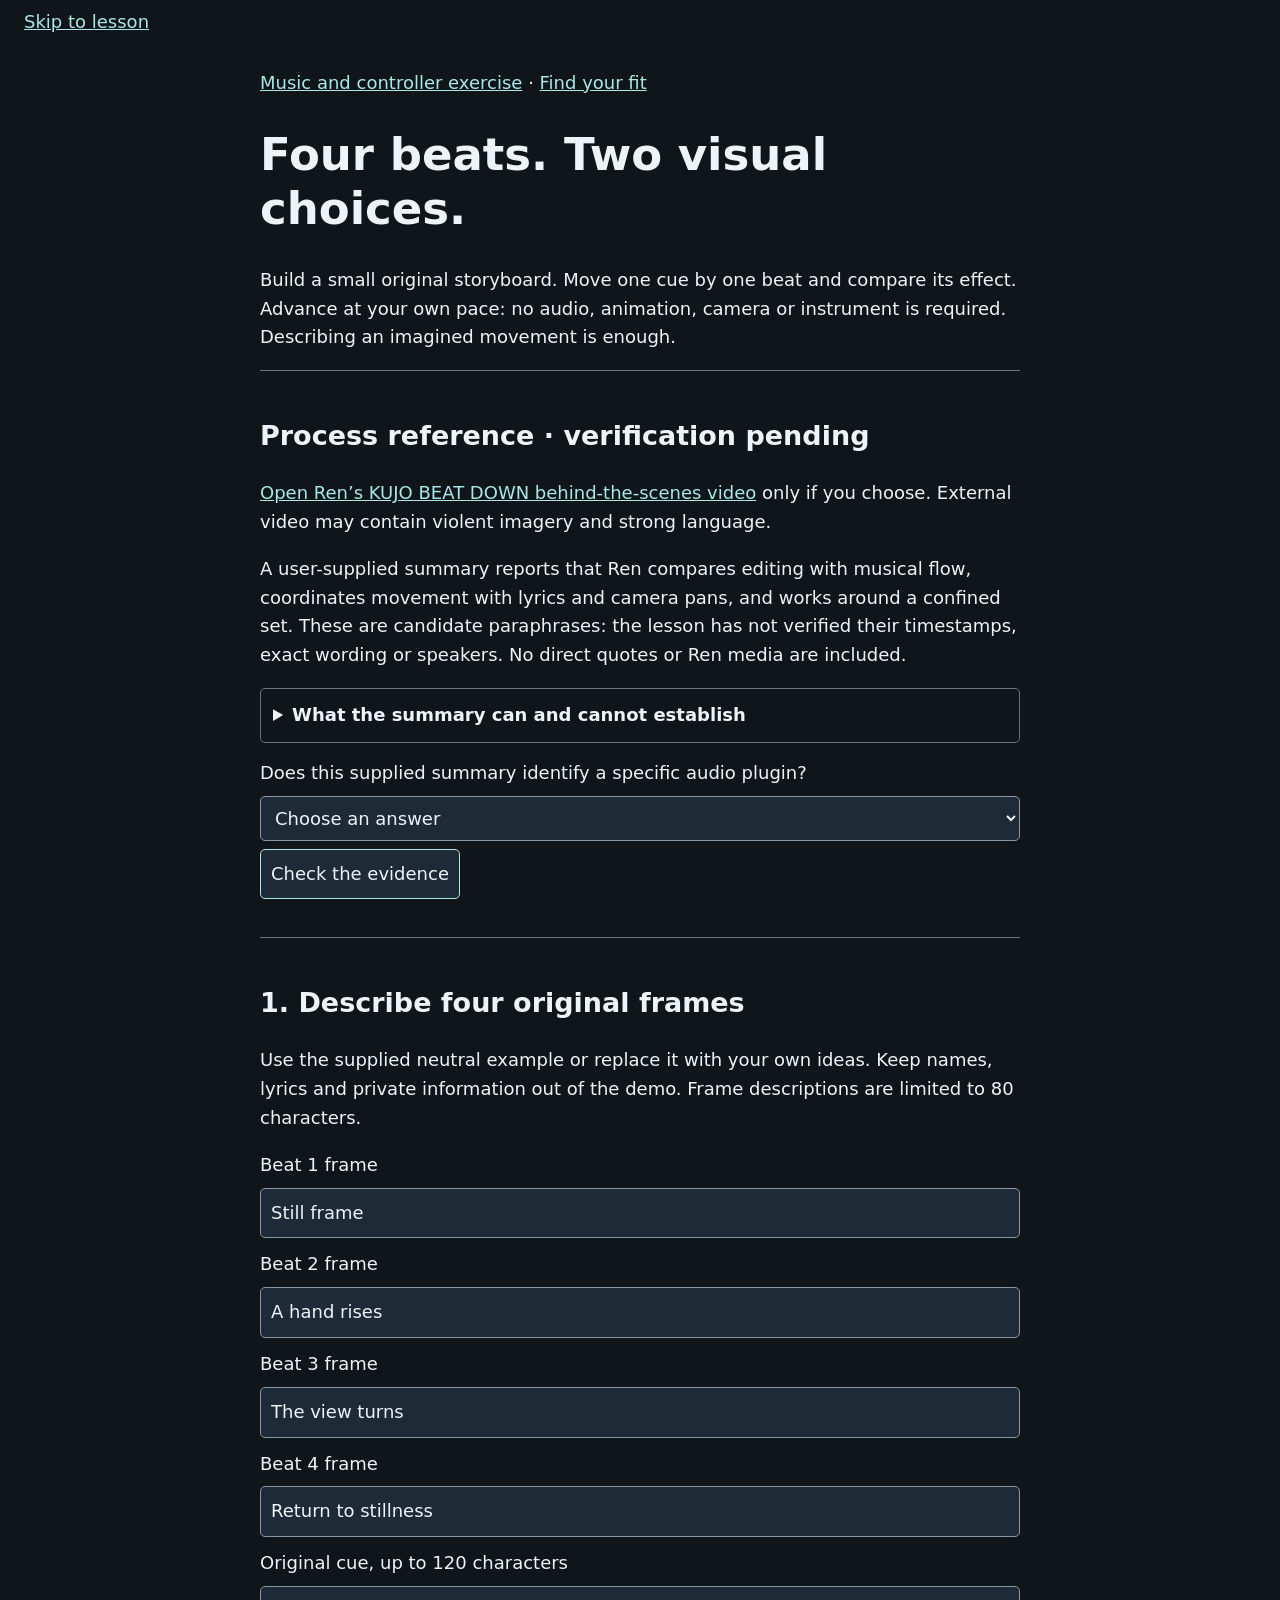
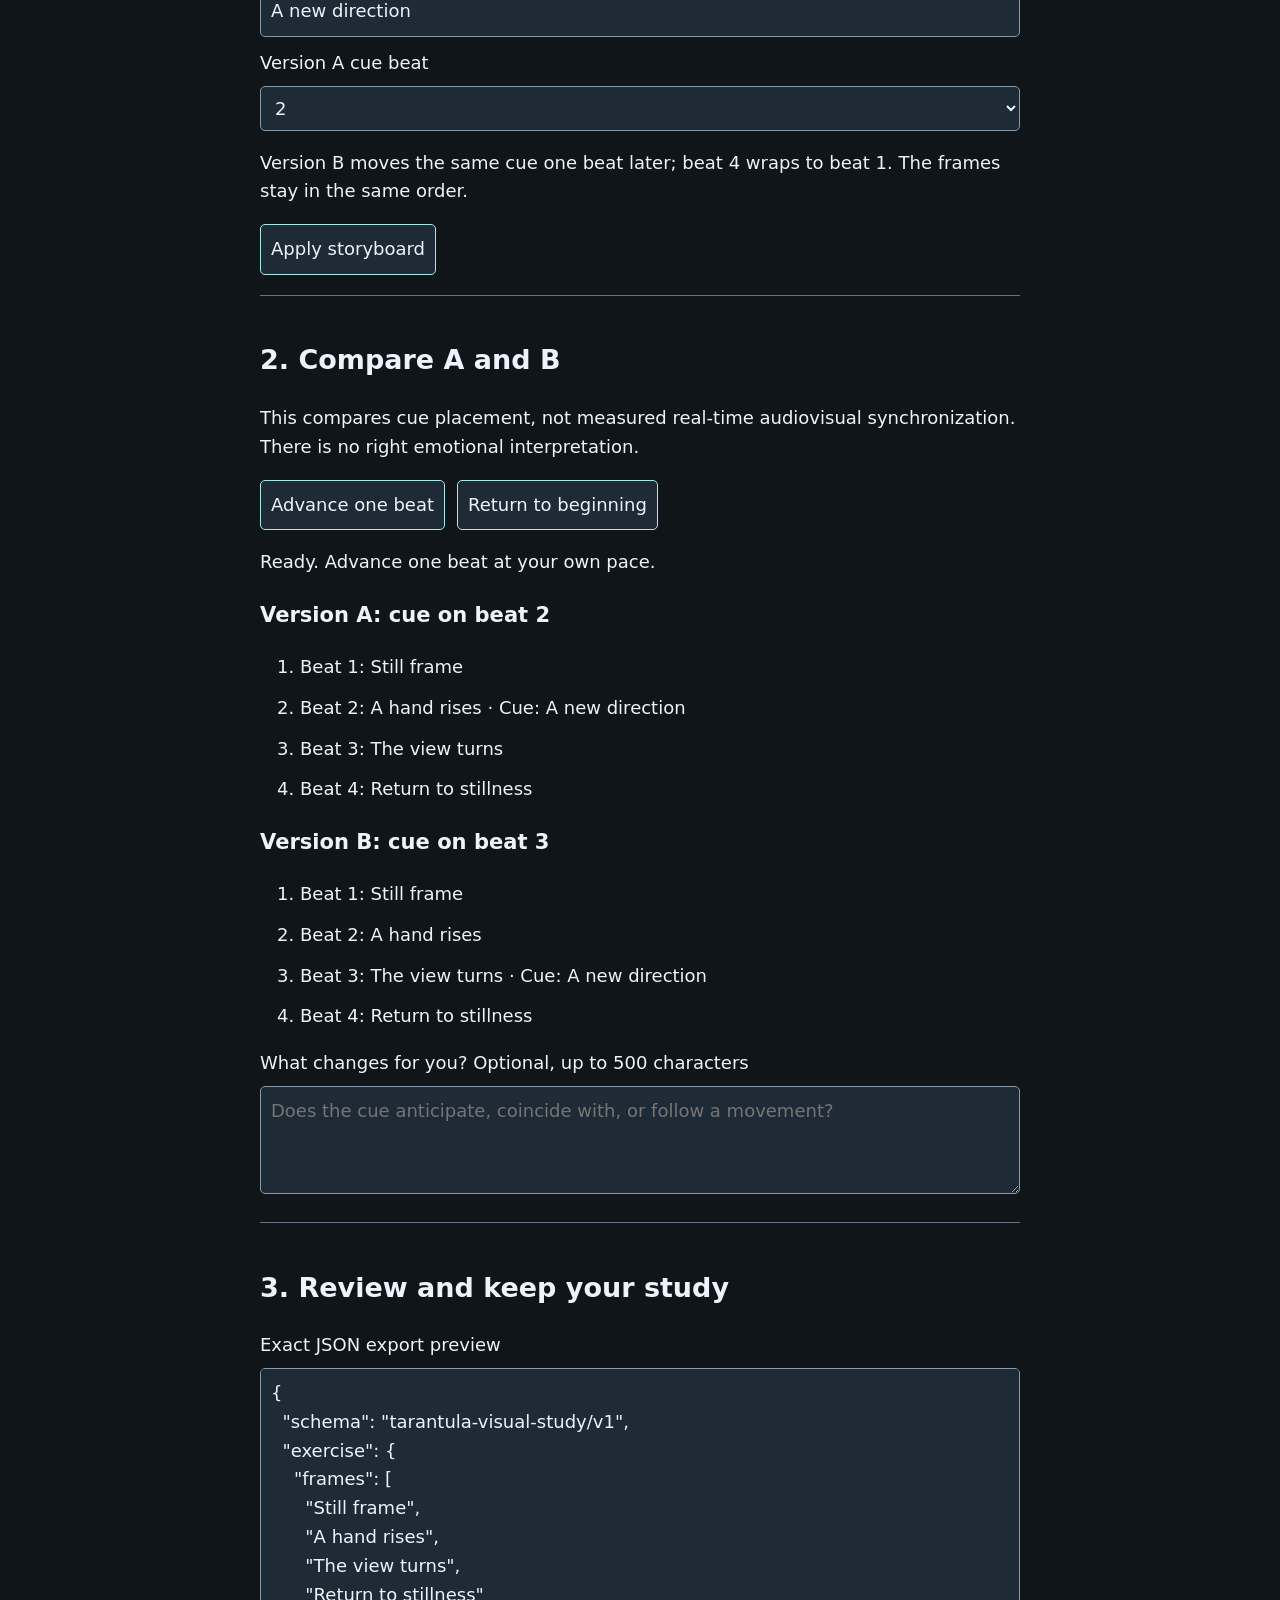
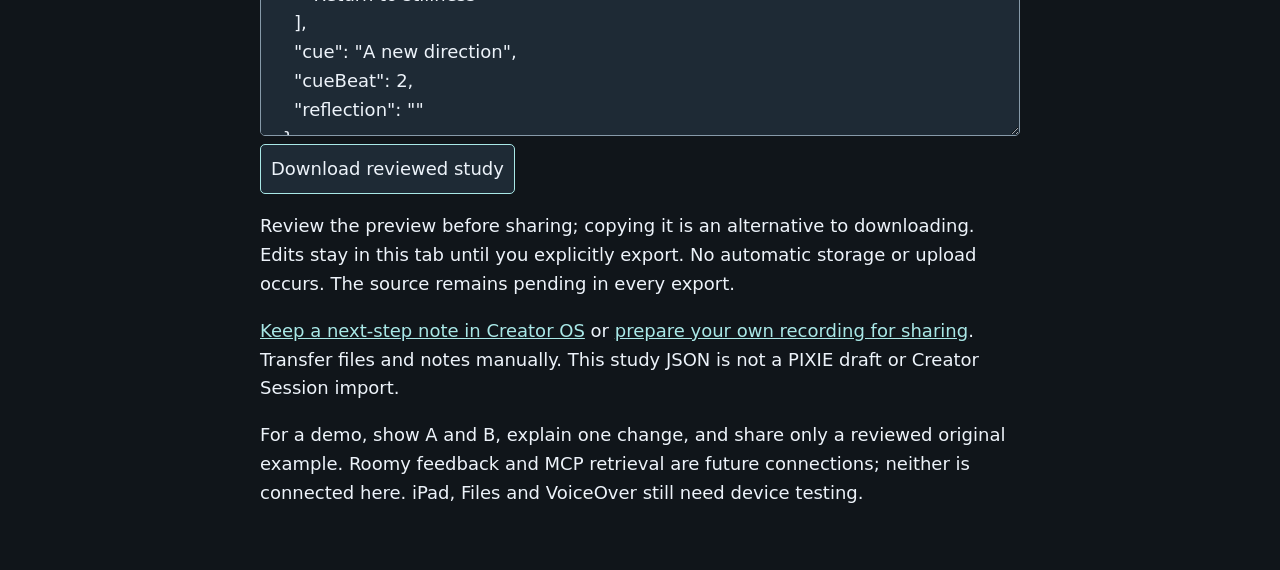
<file: visual-lesson.html>
<!doctype html>
<html lang="en"><head><meta charset="utf-8"><meta name="viewport" content="width=device-width,initial-scale=1"><title>Four beats, two visual choices — Tarantula lesson</title><link rel="stylesheet" href="lesson.css">
<link rel="canonical" href="https://ibloud.github.io/ren-tap-tap-revenge/visual-lesson.html">
<meta name="description" content="Build a small original storyboard. Move one cue by one beat and compare its effect. Advance at your own pace: no audio, animation, camera or instrument is required. Describing an…">
<meta property="og:title" content="Four beats, two visual choices — Tarantula lesson">
<meta property="og:description" content="Build a small original storyboard. Move one cue by one beat and compare its effect. Advance at your own pace: no audio, animation, camera or instrument is required. Describing an…">
<meta property="og:url" content="https://ibloud.github.io/ren-tap-tap-revenge/visual-lesson.html">
<meta property="og:type" content="website">
<meta property="og:site_name" content="The REN Experience">
<meta name="twitter:card" content="summary">
<meta name="twitter:title" content="Four beats, two visual choices — Tarantula lesson">
<meta name="twitter:description" content="Build a small original storyboard. Move one cue by one beat and compare its effect. Advance at your own pace: no audio, animation, camera or instrument is required. Describing an…">
<script type="application/ld+json">{"@context": "https://schema.org", "@type": "WebPage", "name": "Four beats, two visual choices — Tarantula lesson", "url": "https://ibloud.github.io/ren-tap-tap-revenge/visual-lesson.html", "description": "Build a small original storyboard. Move one cue by one beat and compare its effect. Advance at your own pace: no audio, animation, camera or instrument is required. Describing an…"}</script>
<script type="application/ld+json" id="site-breadcrumbs">{"@context":"https://schema.org","@type":"BreadcrumbList","itemListElement":[{"@type":"ListItem","position":1,"name":"The REN Experience","item":"https://ibloud.github.io/ren-tap-tap-revenge/"},{"@type":"ListItem","position":2,"name":"Four beats, two visual choices","item":"https://ibloud.github.io/ren-tap-tap-revenge/visual-lesson.html"}]}</script>
</head><body>
<a href="#lesson">Skip to lesson</a><main id="lesson">
<nav aria-label="Learning navigation"><a href="lesson.html">Music and controller exercise</a> · <a href="https://ibloud.github.io/tarantula-clone-hero/">Find your fit</a></nav>
<h1>Four beats. Two visual choices.</h1>
<p>Build a small original storyboard. Move one cue by one beat and compare its effect. Advance at your own pace: no audio, animation, camera or instrument is required. Describing an imagined movement is enough.</p>
<section aria-labelledby="source-title"><h2 id="source-title">Process reference · verification pending</h2>
<p><a href="https://www.youtube.com/watch?v=HiPY_BcyaoM" target="_blank" rel="noopener noreferrer">Open Ren’s KUJO BEAT DOWN behind-the-scenes video</a> only if you choose. External video may contain violent imagery and strong language.</p>
<p>A user-supplied summary reports that Ren compares editing with musical flow, coordinates movement with lyrics and camera pans, and works around a confined set. These are candidate paraphrases: the lesson has not verified their timestamps, exact wording or speakers. No direct quotes or Ren media are included.</p>
<details><summary>What the summary can and cannot establish</summary><p>Visual references and staged choir/kidnapping imagery are reported interpretations of the video. They do not establish theft, licensing outcomes or another person’s motives. The summary does not specify a DAW plugin, vocal chain, microphone-distance technique, compression settings or beat-license terms.</p><p><a href="docs/KUJO-VISUAL-LESSON.md">Source record and verification checklist</a>. Ren’s commentary, other people’s analysis and your interpretation must remain distinguishable. No endorsement or permission is implied.</p></details>
<label for="evidence-answer">Does this supplied summary identify a specific audio plugin?</label><select id="evidence-answer"><option value="choose">Choose an answer</option><option value="logic">A named Logic Pro plugin</option><option value="none">Proof that no plugins were used</option><option value="not-stated">Not stated in the supplied summary</option></select><button id="check-evidence" type="button">Check the evidence</button><p id="evidence-feedback" role="status"></p></section>
<section><h2>1. Describe four original frames</h2><p>Use the supplied neutral example or replace it with your own ideas. Keep names, lyrics and private information out of the demo. Frame descriptions are limited to 80 characters.</p>
<form id="edit-visual"><label for="frame-1">Beat 1 frame</label><input id="frame-1" maxlength="80"><label for="frame-2">Beat 2 frame</label><input id="frame-2" maxlength="80"><label for="frame-3">Beat 3 frame</label><input id="frame-3" maxlength="80"><label for="frame-4">Beat 4 frame</label><input id="frame-4" maxlength="80"><label for="cue">Original cue, up to 120 characters</label><input id="cue" maxlength="120"><label for="cue-beat">Version A cue beat</label><select id="cue-beat"><option>1</option><option>2</option><option>3</option><option>4</option></select><p>Version B moves the same cue one beat later; beat 4 wraps to beat 1. The frames stay in the same order.</p><button type="submit">Apply storyboard</button></form></section>
<section><h2>2. Compare A and B</h2><p>This compares cue placement, not measured real-time audiovisual synchronization. There is no right emotional interpretation.</p><div class="actions"><button id="advance" type="button">Advance one beat</button><button id="restart" type="button">Return to beginning</button></div><p id="position" role="status"></p><div id="comparison"></div><label for="reflection">What changes for you? Optional, up to 500 characters</label><textarea id="reflection" maxlength="500" rows="3" placeholder="Does the cue anticipate, coincide with, or follow a movement?"></textarea></section>
<section><h2>3. Review and keep your study</h2><label for="preview">Exact JSON export preview</label><textarea id="preview" readonly rows="12"></textarea><button id="download" type="button">Download reviewed study</button><p>Review the preview before sharing; copying it is an alternative to downloading. Edits stay in this tab until you explicitly export. No automatic storage or upload occurs. The source remains pending in every export.</p><p><a href="https://ibloud.github.io/pixie-creator-os/session.html" target="_blank" rel="noopener noreferrer">Keep a next-step note in Creator OS</a> or <a href="https://ibloud.github.io/pixie-creator-os/" target="_blank" rel="noopener noreferrer">prepare your own recording for sharing</a>. Transfer files and notes manually. This study JSON is not a PIXIE draft or Creator Session import.</p><p>For a demo, show A and B, explain one change, and share only a reviewed original example. Roomy feedback and MCP retrieval are future connections; neither is connected here. iPad, Files and VoiceOver still need device testing.</p></section>
<noscript><p>JavaScript enables comparison and export. You can still write four frames on paper and place the same cue on beats 2 and 3.</p></noscript>
</main><script src="visual-model.js"></script><script src="visual.js"></script></body></html>
</file>
<file: lesson.css>
:root{color-scheme:dark;font:18px/1.6 system-ui,sans-serif;background:#10151a;color:#edf3fa}body{margin:0}body>a{display:block;padding:8px 24px}main{max-width:760px;margin:auto;padding:24px}a{color:#a9e8e7}section{padding:20px 0;border-top:1px solid #647482}h1{font-size:clamp(1.8rem,5vw,2.5rem);line-height:1.2}label{display:block;margin-top:12px}input,select,textarea,button{font:inherit;color:inherit;max-width:100%;box-sizing:border-box;background:#1e2a35;border:1px solid #879aa9;border-radius:5px;padding:10px}input,select,textarea{display:block;width:100%;margin:8px 0}button{min-height:48px;cursor:pointer;border-color:#a9e8e7}button:disabled{opacity:.5;cursor:default}.actions{display:flex;gap:12px;flex-wrap:wrap;margin:16px 0}*:focus-visible{outline:3px solid #ffe482;outline-offset:4px}table{width:100%;border-collapse:collapse}th,td{text-align:left;padding:10px;border-bottom:1px solid #647482}.table-wrap{overflow:auto}li{margin:12px 0}

html{scroll-padding-top:1rem}details{border:1px solid #647482;border-radius:5px;padding:12px;margin:16px 0}summary{cursor:pointer;font-weight:600}#controller{scroll-margin-top:1rem}#midi-status{border-left:3px solid #a9e8e7;padding-left:12px}#midi-last{font-variant-numeric:tabular-nums}button,input,select{scroll-margin:1rem}@media(max-width:480px){main{padding:16px}}
</file>
